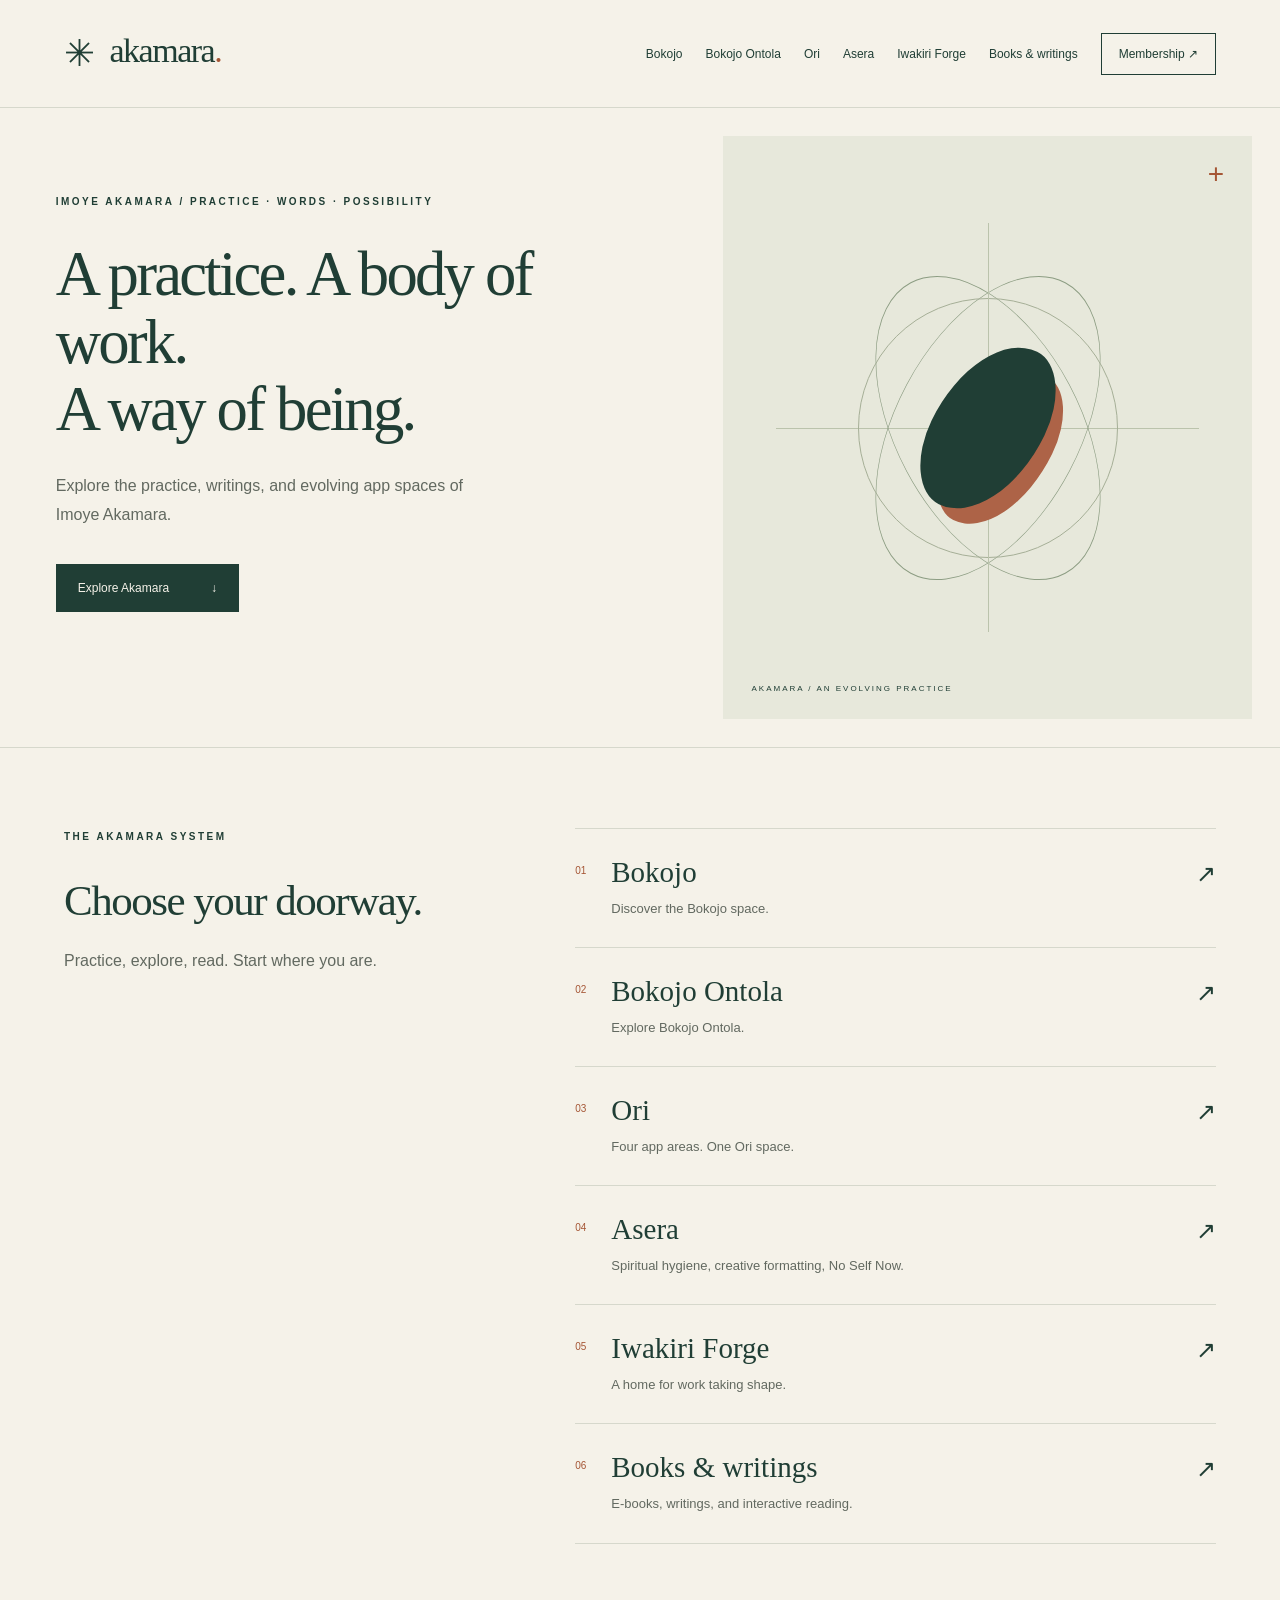
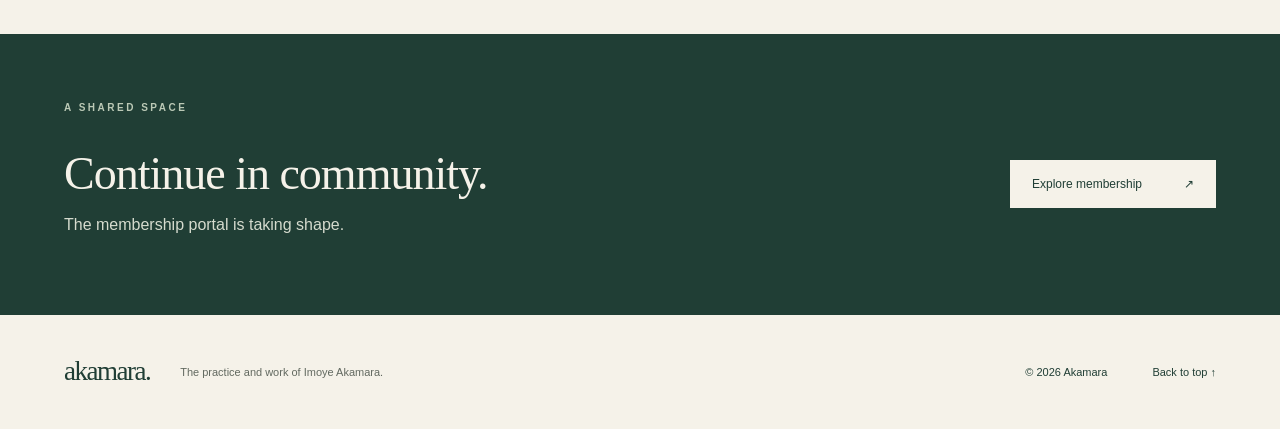
<file: index.html>
<!doctype html>
<html lang="en"><head><meta charset="utf-8"><meta name="viewport" content="width=device-width, initial-scale=1"><title>Akamara | Imoye Akamara</title><meta name="description" content="Explore the practice, writings, and evolving app spaces of Imoye Akamara."><meta name="theme-color" content="#203e35"><link rel="icon" href="assets/favicon.svg" type="image/svg+xml"><link rel="stylesheet" href="assets/style.css"><script src="assets/site.js" defer></script></head><body><a class="skip" href="#main">Skip to content</a><header><a class="brand" href="index.html" aria-label="Akamara home"><span class="brand-mark" aria-hidden="true">✳</span> akamara<span class="brand-dot">.</span></a><button class="menu-toggle" aria-expanded="false" aria-controls="navigation">Menu</button><nav id="navigation" aria-label="Main navigation"><a href="bokojo.html">Bokojo</a><a href="bokojo-ontola.html">Bokojo Ontola</a><a href="ori.html">Ori</a><a href="asera.html">Asera</a><a href="iwakiri-forge.html">Iwakiri Forge</a><a href="books.html">Books & writings</a><a class="membership" href="membership.html" >Membership ↗</a></nav></header><main id="main"><section class="hero"><div class="hero-copy"><p class="eyebrow">IMOYE AKAMARA / PRACTICE · WORDS · POSSIBILITY</p><h1>A practice. A body of work.<br>A way of being.</h1><p class="intro">Explore the practice, writings, and evolving app spaces of Imoye Akamara.</p><a class="button" href="#explore">Explore Akamara <span aria-hidden="true">↓</span></a></div><div class="art" aria-hidden="true"><div class="orbit orbit-one"></div><div class="orbit orbit-two"></div><div class="orbit orbit-three"></div><div class="seed"></div><span class="art-label">AKAMARA / AN EVOLVING PRACTICE</span><span class="art-cross">+</span></div></section><section class="directory" id="explore"><div class="section-heading"><p class="eyebrow">THE AKAMARA SYSTEM</p><h2>Choose your doorway.</h2><p>Practice, explore, read. Start where you are.</p></div><div class="entries"><a class="entry" href="bokojo.html"><span class="number">01</span><div><h3>Bokojo</h3><p>Discover the Bokojo space.</p></div><span class="arrow" aria-hidden="true">↗</span></a><a class="entry" href="bokojo-ontola.html"><span class="number">02</span><div><h3>Bokojo Ontola</h3><p>Explore Bokojo Ontola.</p></div><span class="arrow" aria-hidden="true">↗</span></a><a class="entry" href="ori.html"><span class="number">03</span><div><h3>Ori</h3><p>Four app areas. One Ori space.</p></div><span class="arrow" aria-hidden="true">↗</span></a><a class="entry" href="asera.html"><span class="number">04</span><div><h3>Asera</h3><p>Spiritual hygiene, creative formatting, No Self Now.</p></div><span class="arrow" aria-hidden="true">↗</span></a><a class="entry" href="iwakiri-forge.html"><span class="number">05</span><div><h3>Iwakiri Forge</h3><p>A home for work taking shape.</p></div><span class="arrow" aria-hidden="true">↗</span></a><a class="entry" href="books.html"><span class="number">06</span><div><h3>Books & writings</h3><p>E-books, writings, and interactive reading.</p></div><span class="arrow" aria-hidden="true">↗</span></a></div></section><section class="band"><p class="eyebrow">A SHARED SPACE</p><h2>Continue in community.</h2><p>The membership portal is taking shape.</p><a class="button light" href="membership.html">Explore membership <span aria-hidden="true">↗</span></a></section></main><footer><a class="brand" href="index.html">akamara.</a><p>The practice and work of Imoye Akamara.</p><span>© <span data-year>2026</span> Akamara</span><a href="#main">Back to top ↑</a></footer></body></html>
</file>
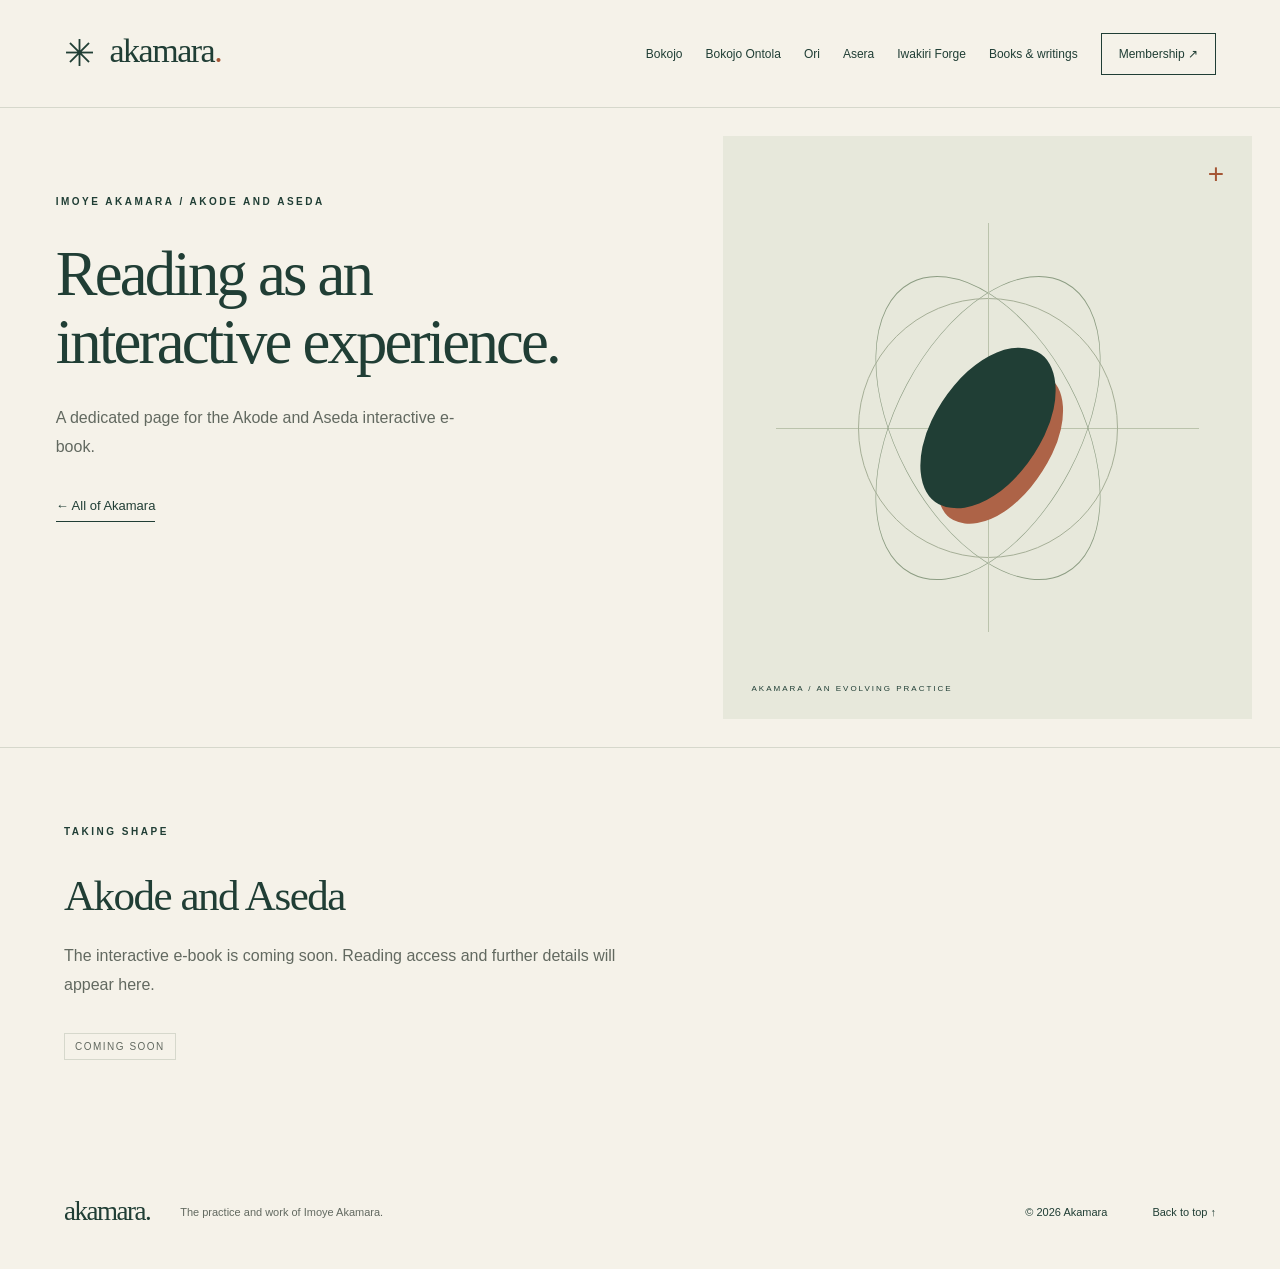
<file: akode-and-aseda.html>
<!doctype html>
<html lang="en"><head><meta charset="utf-8"><meta name="viewport" content="width=device-width, initial-scale=1"><title>Akode and Aseda | Akamara</title><meta name="description" content="A dedicated page for the Akode and Aseda interactive e-book."><meta name="theme-color" content="#203e35"><link rel="icon" href="assets/favicon.svg" type="image/svg+xml"><link rel="stylesheet" href="assets/style.css"><script src="assets/site.js" defer></script></head><body><a class="skip" href="#main">Skip to content</a><header><a class="brand" href="index.html" aria-label="Akamara home"><span class="brand-mark" aria-hidden="true">✳</span> akamara<span class="brand-dot">.</span></a><button class="menu-toggle" aria-expanded="false" aria-controls="navigation">Menu</button><nav id="navigation" aria-label="Main navigation"><a href="bokojo.html">Bokojo</a><a href="bokojo-ontola.html">Bokojo Ontola</a><a href="ori.html">Ori</a><a href="asera.html">Asera</a><a href="iwakiri-forge.html">Iwakiri Forge</a><a href="books.html">Books & writings</a><a class="membership" href="membership.html" >Membership ↗</a></nav></header><main id="main"><section class="hero"><div class="hero-copy"><p class="eyebrow">IMOYE AKAMARA / AKODE AND ASEDA</p><h1>Reading as an<br>interactive experience.</h1><p class="intro">A dedicated page for the Akode and Aseda interactive e-book.</p><a class="text-link" href="index.html#explore">← All of Akamara</a></div><div class="art" aria-hidden="true"><div class="orbit orbit-one"></div><div class="orbit orbit-two"></div><div class="orbit orbit-three"></div><div class="seed"></div><span class="art-label">AKAMARA / AN EVOLVING PRACTICE</span><span class="art-cross">+</span></div></section><section class="coming"><p class="eyebrow">TAKING SHAPE</p><h2>Akode and Aseda</h2><p>The interactive e-book is coming soon. Reading access and further details will appear here.</p><span class="status">Coming soon</span></section></main><footer><a class="brand" href="index.html">akamara.</a><p>The practice and work of Imoye Akamara.</p><span>© <span data-year>2026</span> Akamara</span><a href="#main">Back to top ↑</a></footer></body></html>
</file>
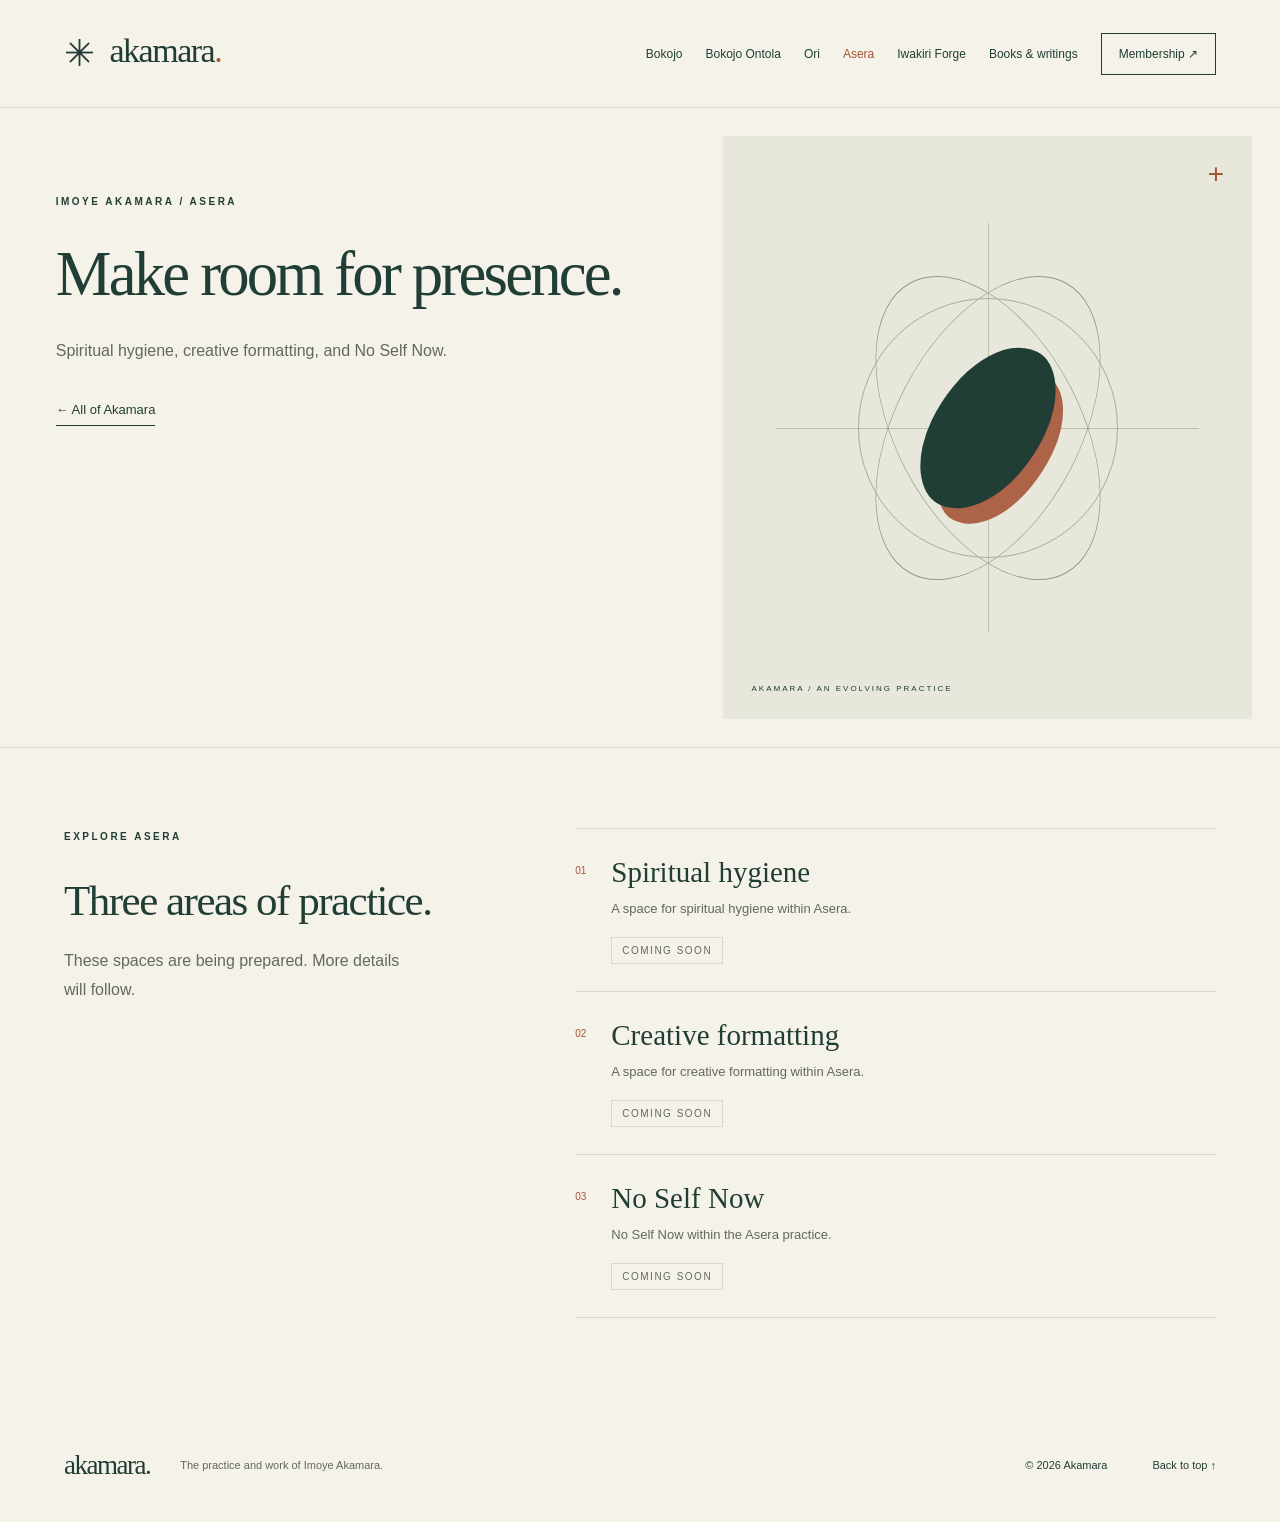
<file: asera.html>
<!doctype html>
<html lang="en"><head><meta charset="utf-8"><meta name="viewport" content="width=device-width, initial-scale=1"><title>Asera | Akamara</title><meta name="description" content="Spiritual hygiene, creative formatting, and No Self Now."><meta name="theme-color" content="#203e35"><link rel="icon" href="assets/favicon.svg" type="image/svg+xml"><link rel="stylesheet" href="assets/style.css"><script src="assets/site.js" defer></script></head><body><a class="skip" href="#main">Skip to content</a><header><a class="brand" href="index.html" aria-label="Akamara home"><span class="brand-mark" aria-hidden="true">✳</span> akamara<span class="brand-dot">.</span></a><button class="menu-toggle" aria-expanded="false" aria-controls="navigation">Menu</button><nav id="navigation" aria-label="Main navigation"><a href="bokojo.html">Bokojo</a><a href="bokojo-ontola.html">Bokojo Ontola</a><a href="ori.html">Ori</a><a href="asera.html" aria-current="page">Asera</a><a href="iwakiri-forge.html">Iwakiri Forge</a><a href="books.html">Books & writings</a><a class="membership" href="membership.html" >Membership ↗</a></nav></header><main id="main"><section class="hero"><div class="hero-copy"><p class="eyebrow">IMOYE AKAMARA / ASERA</p><h1>Make room for presence.</h1><p class="intro">Spiritual hygiene, creative formatting, and No Self Now.</p><a class="text-link" href="index.html#explore">← All of Akamara</a></div><div class="art" aria-hidden="true"><div class="orbit orbit-one"></div><div class="orbit orbit-two"></div><div class="orbit orbit-three"></div><div class="seed"></div><span class="art-label">AKAMARA / AN EVOLVING PRACTICE</span><span class="art-cross">+</span></div></section><section class="directory"><div class="section-heading"><p class="eyebrow">EXPLORE ASERA</p><h2>Three areas of practice.</h2><p>These spaces are being prepared. More details will follow.</p></div><div class="entries"><article class="entry" id="spiritual-hygiene"><span class="number">01</span><div><h3>Spiritual hygiene</h3><p>A space for spiritual hygiene within Asera.</p><span class="status">Coming soon</span></div></article><article class="entry" id="creative-formatting"><span class="number">02</span><div><h3>Creative formatting</h3><p>A space for creative formatting within Asera.</p><span class="status">Coming soon</span></div></article><article class="entry" id="no-self-now"><span class="number">03</span><div><h3>No Self Now</h3><p>No Self Now within the Asera practice.</p><span class="status">Coming soon</span></div></article></div></section></main><footer><a class="brand" href="index.html">akamara.</a><p>The practice and work of Imoye Akamara.</p><span>© <span data-year>2026</span> Akamara</span><a href="#main">Back to top ↑</a></footer></body></html>
</file>
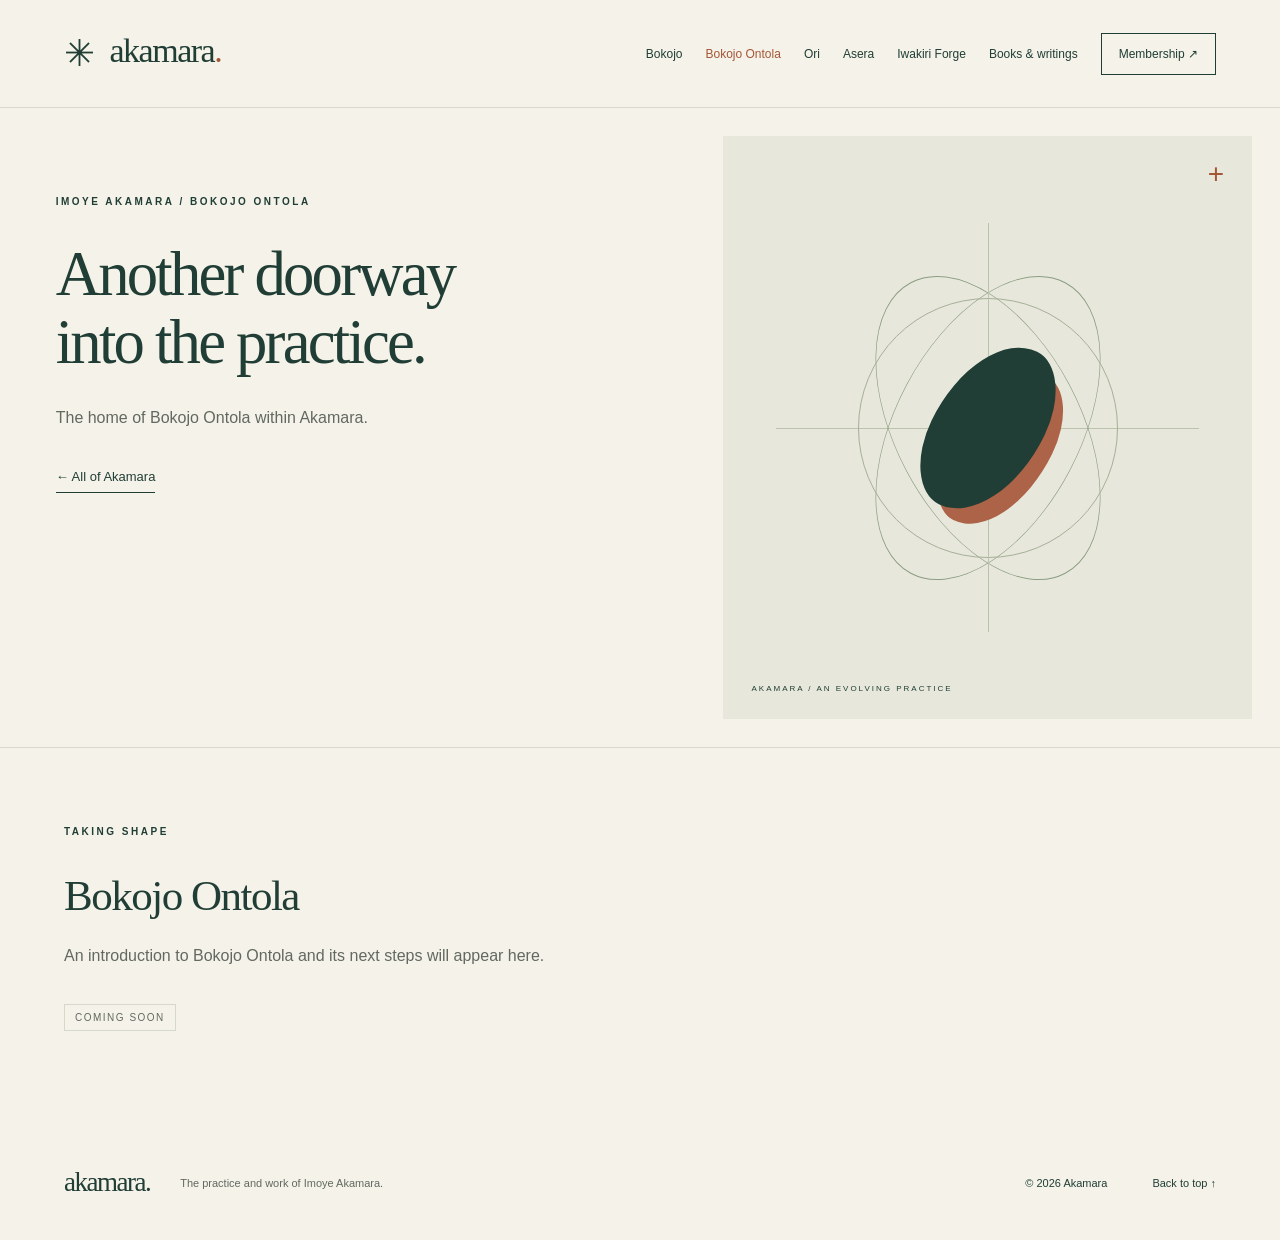
<file: bokojo-ontola.html>
<!doctype html>
<html lang="en"><head><meta charset="utf-8"><meta name="viewport" content="width=device-width, initial-scale=1"><title>Bokojo Ontola | Akamara</title><meta name="description" content="The home of Bokojo Ontola within Akamara."><meta name="theme-color" content="#203e35"><link rel="icon" href="assets/favicon.svg" type="image/svg+xml"><link rel="stylesheet" href="assets/style.css"><script src="assets/site.js" defer></script></head><body><a class="skip" href="#main">Skip to content</a><header><a class="brand" href="index.html" aria-label="Akamara home"><span class="brand-mark" aria-hidden="true">✳</span> akamara<span class="brand-dot">.</span></a><button class="menu-toggle" aria-expanded="false" aria-controls="navigation">Menu</button><nav id="navigation" aria-label="Main navigation"><a href="bokojo.html">Bokojo</a><a href="bokojo-ontola.html" aria-current="page">Bokojo Ontola</a><a href="ori.html">Ori</a><a href="asera.html">Asera</a><a href="iwakiri-forge.html">Iwakiri Forge</a><a href="books.html">Books & writings</a><a class="membership" href="membership.html" >Membership ↗</a></nav></header><main id="main"><section class="hero"><div class="hero-copy"><p class="eyebrow">IMOYE AKAMARA / BOKOJO ONTOLA</p><h1>Another doorway<br>into the practice.</h1><p class="intro">The home of Bokojo Ontola within Akamara.</p><a class="text-link" href="index.html#explore">← All of Akamara</a></div><div class="art" aria-hidden="true"><div class="orbit orbit-one"></div><div class="orbit orbit-two"></div><div class="orbit orbit-three"></div><div class="seed"></div><span class="art-label">AKAMARA / AN EVOLVING PRACTICE</span><span class="art-cross">+</span></div></section><section class="coming"><p class="eyebrow">TAKING SHAPE</p><h2>Bokojo Ontola</h2><p>An introduction to Bokojo Ontola and its next steps will appear here.</p><span class="status">Coming soon</span></section></main><footer><a class="brand" href="index.html">akamara.</a><p>The practice and work of Imoye Akamara.</p><span>© <span data-year>2026</span> Akamara</span><a href="#main">Back to top ↑</a></footer></body></html>
</file>
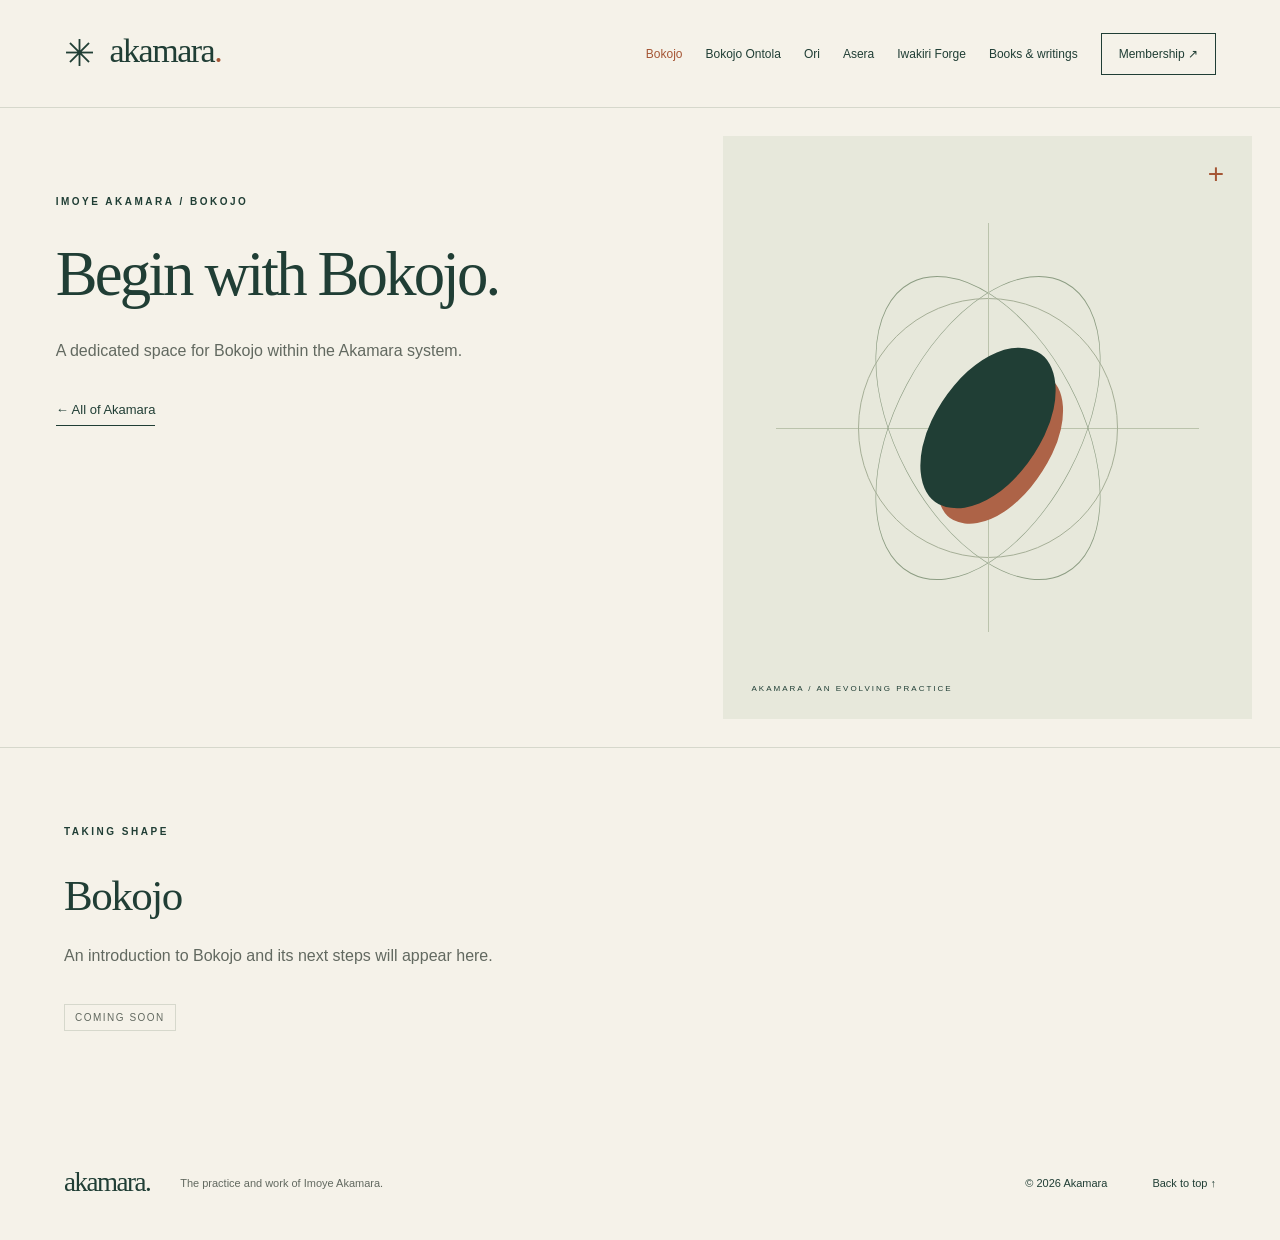
<file: bokojo.html>
<!doctype html>
<html lang="en"><head><meta charset="utf-8"><meta name="viewport" content="width=device-width, initial-scale=1"><title>Bokojo | Akamara</title><meta name="description" content="A dedicated space for Bokojo within the Akamara system."><meta name="theme-color" content="#203e35"><link rel="icon" href="assets/favicon.svg" type="image/svg+xml"><link rel="stylesheet" href="assets/style.css"><script src="assets/site.js" defer></script></head><body><a class="skip" href="#main">Skip to content</a><header><a class="brand" href="index.html" aria-label="Akamara home"><span class="brand-mark" aria-hidden="true">✳</span> akamara<span class="brand-dot">.</span></a><button class="menu-toggle" aria-expanded="false" aria-controls="navigation">Menu</button><nav id="navigation" aria-label="Main navigation"><a href="bokojo.html" aria-current="page">Bokojo</a><a href="bokojo-ontola.html">Bokojo Ontola</a><a href="ori.html">Ori</a><a href="asera.html">Asera</a><a href="iwakiri-forge.html">Iwakiri Forge</a><a href="books.html">Books & writings</a><a class="membership" href="membership.html" >Membership ↗</a></nav></header><main id="main"><section class="hero"><div class="hero-copy"><p class="eyebrow">IMOYE AKAMARA / BOKOJO</p><h1>Begin with Bokojo.</h1><p class="intro">A dedicated space for Bokojo within the Akamara system.</p><a class="text-link" href="index.html#explore">← All of Akamara</a></div><div class="art" aria-hidden="true"><div class="orbit orbit-one"></div><div class="orbit orbit-two"></div><div class="orbit orbit-three"></div><div class="seed"></div><span class="art-label">AKAMARA / AN EVOLVING PRACTICE</span><span class="art-cross">+</span></div></section><section class="coming"><p class="eyebrow">TAKING SHAPE</p><h2>Bokojo</h2><p>An introduction to Bokojo and its next steps will appear here.</p><span class="status">Coming soon</span></section></main><footer><a class="brand" href="index.html">akamara.</a><p>The practice and work of Imoye Akamara.</p><span>© <span data-year>2026</span> Akamara</span><a href="#main">Back to top ↑</a></footer></body></html>
</file>
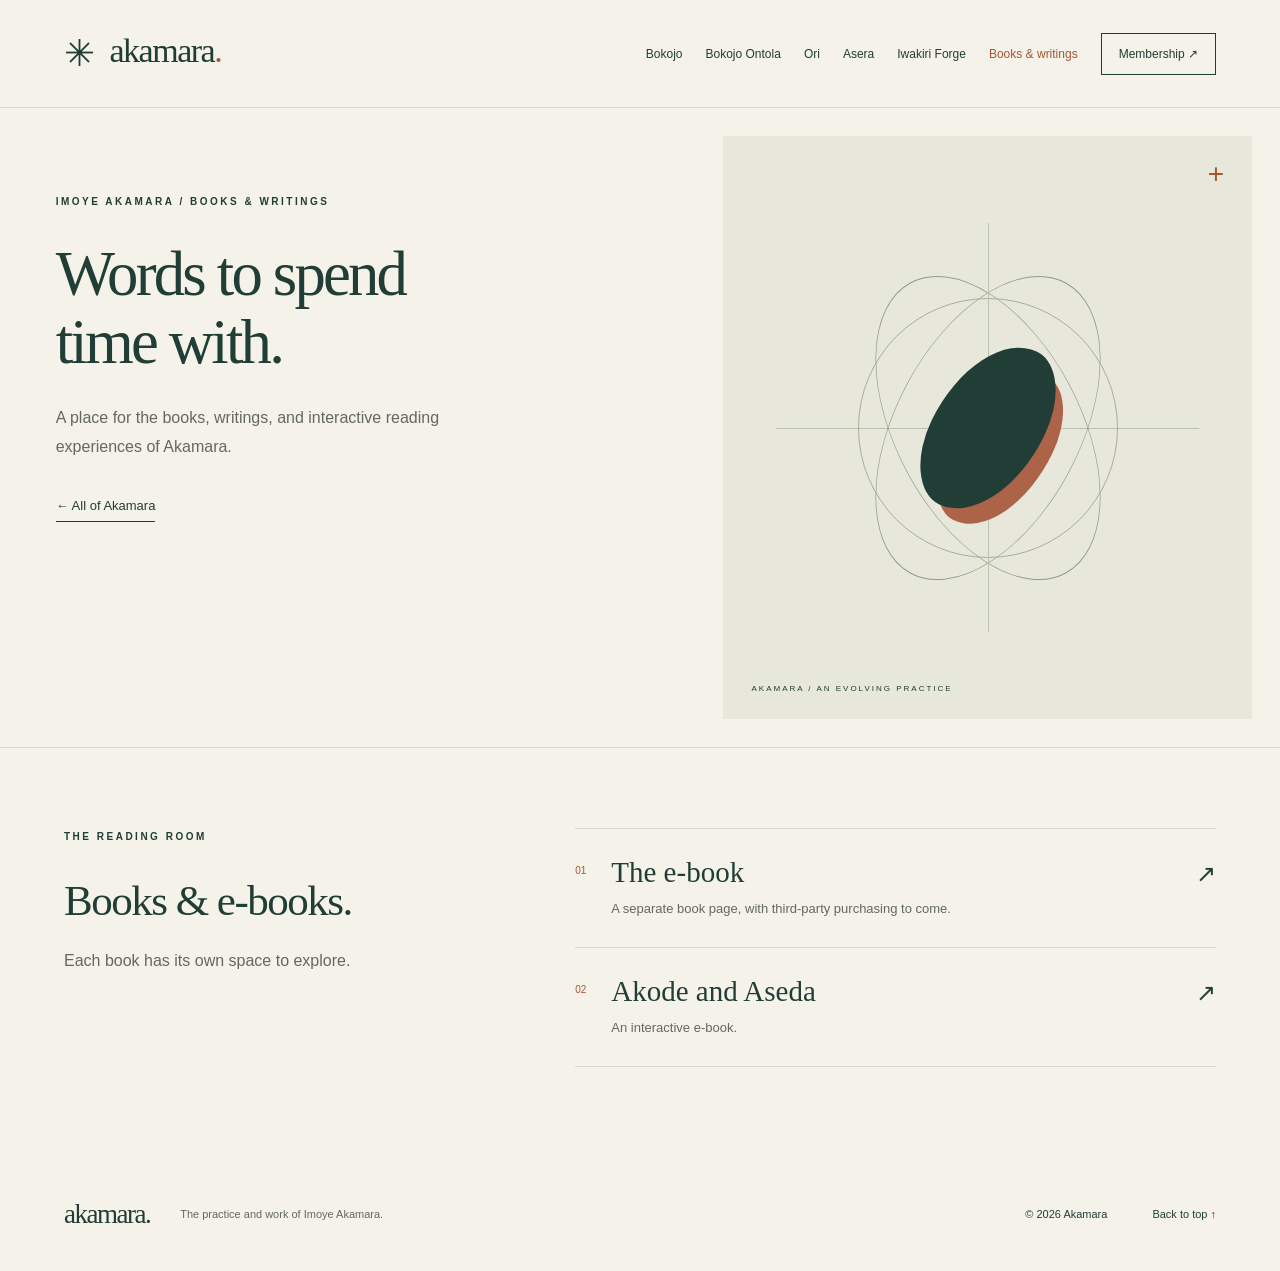
<file: books.html>
<!doctype html>
<html lang="en"><head><meta charset="utf-8"><meta name="viewport" content="width=device-width, initial-scale=1"><title>Books & writings | Akamara</title><meta name="description" content="A place for the books, writings, and interactive reading experiences of Akamara."><meta name="theme-color" content="#203e35"><link rel="icon" href="assets/favicon.svg" type="image/svg+xml"><link rel="stylesheet" href="assets/style.css"><script src="assets/site.js" defer></script></head><body><a class="skip" href="#main">Skip to content</a><header><a class="brand" href="index.html" aria-label="Akamara home"><span class="brand-mark" aria-hidden="true">✳</span> akamara<span class="brand-dot">.</span></a><button class="menu-toggle" aria-expanded="false" aria-controls="navigation">Menu</button><nav id="navigation" aria-label="Main navigation"><a href="bokojo.html">Bokojo</a><a href="bokojo-ontola.html">Bokojo Ontola</a><a href="ori.html">Ori</a><a href="asera.html">Asera</a><a href="iwakiri-forge.html">Iwakiri Forge</a><a href="books.html" aria-current="page">Books & writings</a><a class="membership" href="membership.html" >Membership ↗</a></nav></header><main id="main"><section class="hero"><div class="hero-copy"><p class="eyebrow">IMOYE AKAMARA / BOOKS &amp; WRITINGS</p><h1>Words to spend<br>time with.</h1><p class="intro">A place for the books, writings, and interactive reading experiences of Akamara.</p><a class="text-link" href="index.html#explore">← All of Akamara</a></div><div class="art" aria-hidden="true"><div class="orbit orbit-one"></div><div class="orbit orbit-two"></div><div class="orbit orbit-three"></div><div class="seed"></div><span class="art-label">AKAMARA / AN EVOLVING PRACTICE</span><span class="art-cross">+</span></div></section><section class="directory"><div class="section-heading"><p class="eyebrow">THE READING ROOM</p><h2>Books & e-books.</h2><p>Each book has its own space to explore.</p></div><div class="entries"><a class="entry" href="ebook.html"><span class="number">01</span><div><h3>The e-book</h3><p>A separate book page, with third-party purchasing to come.</p></div><span class="arrow" aria-hidden="true">↗</span></a><a class="entry" href="akode-and-aseda.html"><span class="number">02</span><div><h3>Akode and Aseda</h3><p>An interactive e-book.</p></div><span class="arrow" aria-hidden="true">↗</span></a></div></section></main><footer><a class="brand" href="index.html">akamara.</a><p>The practice and work of Imoye Akamara.</p><span>© <span data-year>2026</span> Akamara</span><a href="#main">Back to top ↑</a></footer></body></html>
</file>
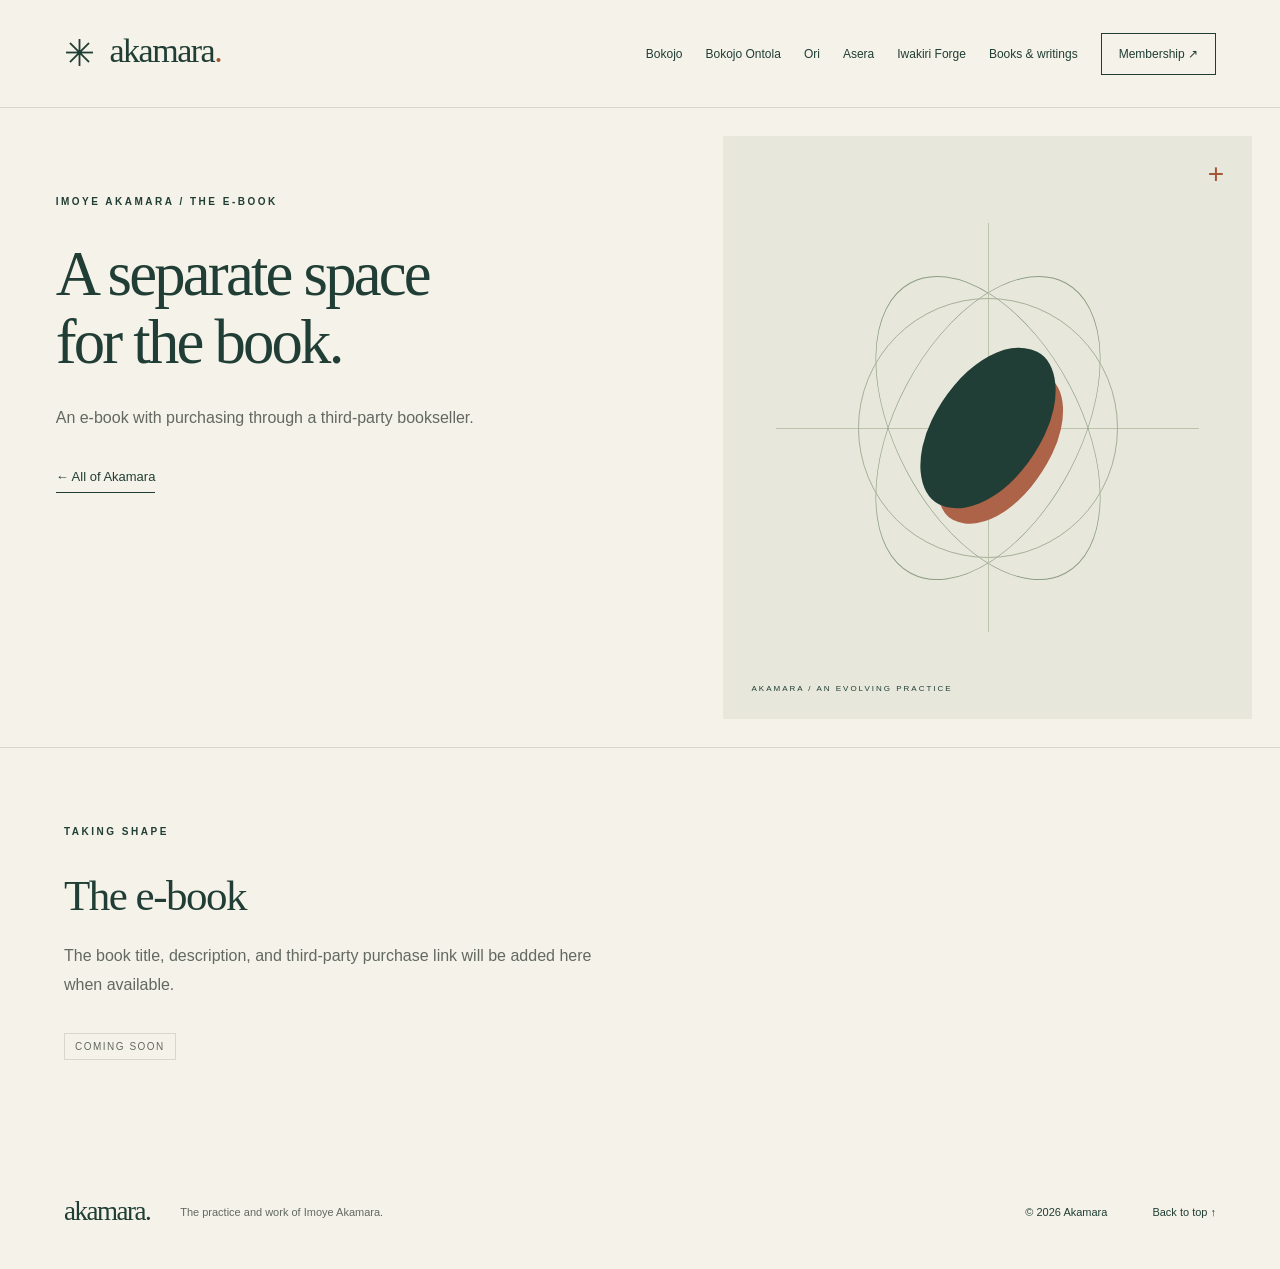
<file: ebook.html>
<!doctype html>
<html lang="en"><head><meta charset="utf-8"><meta name="viewport" content="width=device-width, initial-scale=1"><title>The e-book | Akamara</title><meta name="description" content="An e-book with purchasing through a third-party bookseller."><meta name="theme-color" content="#203e35"><link rel="icon" href="assets/favicon.svg" type="image/svg+xml"><link rel="stylesheet" href="assets/style.css"><script src="assets/site.js" defer></script></head><body><a class="skip" href="#main">Skip to content</a><header><a class="brand" href="index.html" aria-label="Akamara home"><span class="brand-mark" aria-hidden="true">✳</span> akamara<span class="brand-dot">.</span></a><button class="menu-toggle" aria-expanded="false" aria-controls="navigation">Menu</button><nav id="navigation" aria-label="Main navigation"><a href="bokojo.html">Bokojo</a><a href="bokojo-ontola.html">Bokojo Ontola</a><a href="ori.html">Ori</a><a href="asera.html">Asera</a><a href="iwakiri-forge.html">Iwakiri Forge</a><a href="books.html">Books & writings</a><a class="membership" href="membership.html" >Membership ↗</a></nav></header><main id="main"><section class="hero"><div class="hero-copy"><p class="eyebrow">IMOYE AKAMARA / THE E-BOOK</p><h1>A separate space<br>for the book.</h1><p class="intro">An e-book with purchasing through a third-party bookseller.</p><a class="text-link" href="index.html#explore">← All of Akamara</a></div><div class="art" aria-hidden="true"><div class="orbit orbit-one"></div><div class="orbit orbit-two"></div><div class="orbit orbit-three"></div><div class="seed"></div><span class="art-label">AKAMARA / AN EVOLVING PRACTICE</span><span class="art-cross">+</span></div></section><section class="coming"><p class="eyebrow">TAKING SHAPE</p><h2>The e-book</h2><p>The book title, description, and third-party purchase link will be added here when available.</p><span class="status">Coming soon</span></section></main><footer><a class="brand" href="index.html">akamara.</a><p>The practice and work of Imoye Akamara.</p><span>© <span data-year>2026</span> Akamara</span><a href="#main">Back to top ↑</a></footer></body></html>
</file>
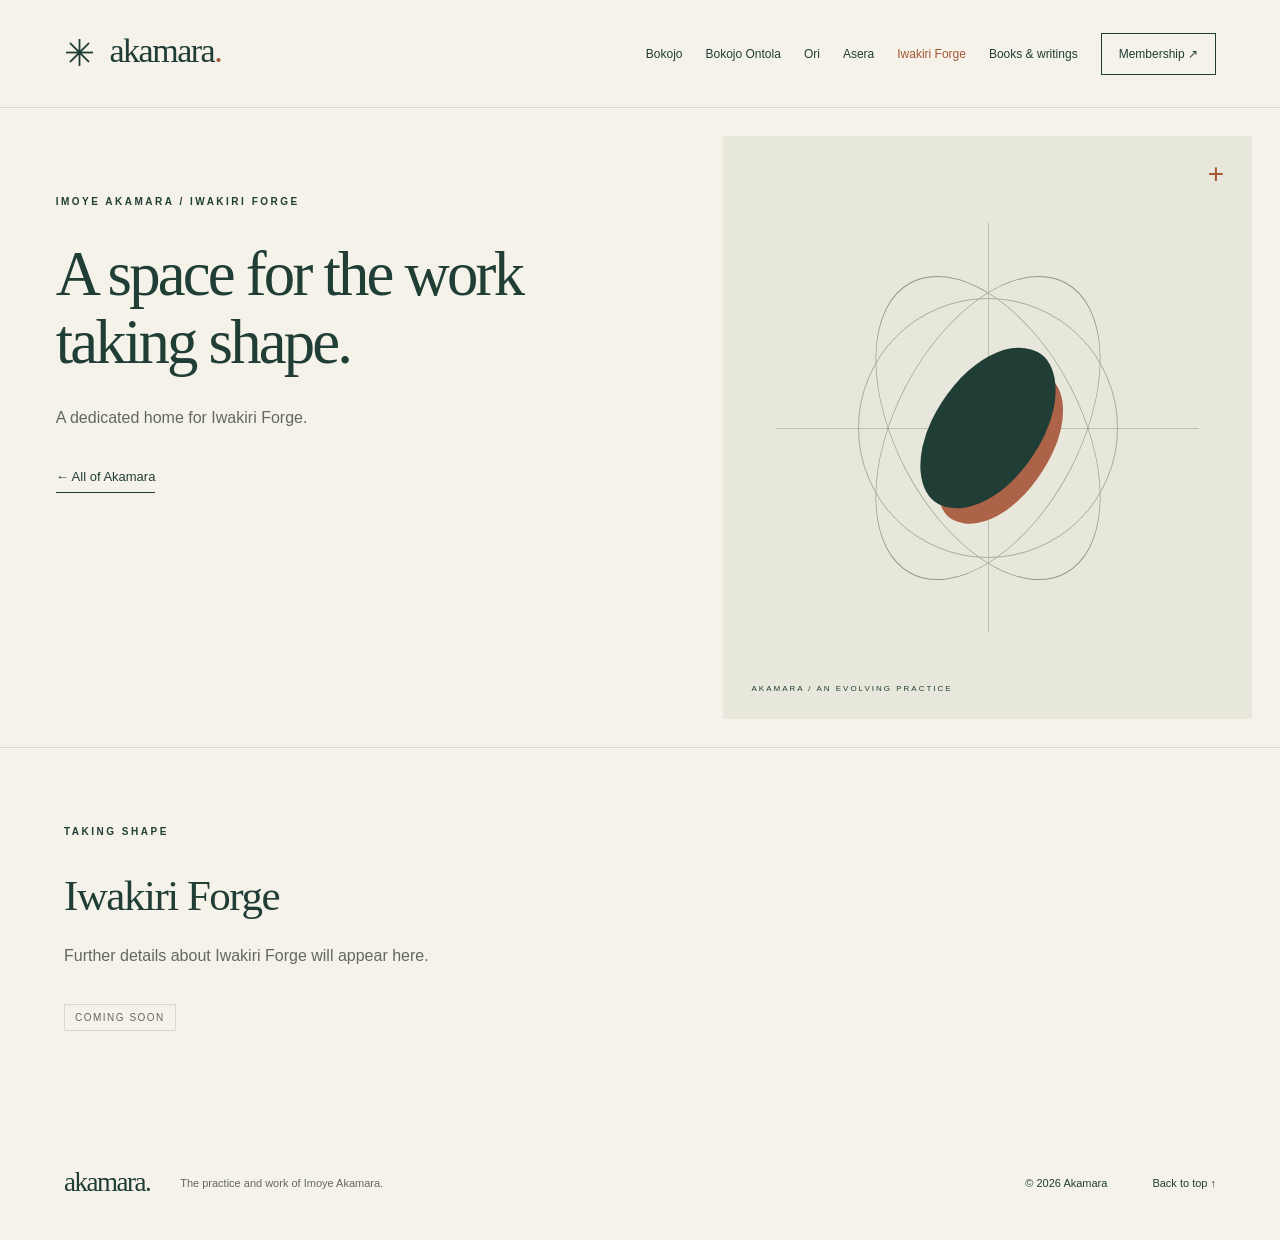
<file: iwakiri-forge.html>
<!doctype html>
<html lang="en"><head><meta charset="utf-8"><meta name="viewport" content="width=device-width, initial-scale=1"><title>Iwakiri Forge | Akamara</title><meta name="description" content="A dedicated home for Iwakiri Forge."><meta name="theme-color" content="#203e35"><link rel="icon" href="assets/favicon.svg" type="image/svg+xml"><link rel="stylesheet" href="assets/style.css"><script src="assets/site.js" defer></script></head><body><a class="skip" href="#main">Skip to content</a><header><a class="brand" href="index.html" aria-label="Akamara home"><span class="brand-mark" aria-hidden="true">✳</span> akamara<span class="brand-dot">.</span></a><button class="menu-toggle" aria-expanded="false" aria-controls="navigation">Menu</button><nav id="navigation" aria-label="Main navigation"><a href="bokojo.html">Bokojo</a><a href="bokojo-ontola.html">Bokojo Ontola</a><a href="ori.html">Ori</a><a href="asera.html">Asera</a><a href="iwakiri-forge.html" aria-current="page">Iwakiri Forge</a><a href="books.html">Books & writings</a><a class="membership" href="membership.html" >Membership ↗</a></nav></header><main id="main"><section class="hero"><div class="hero-copy"><p class="eyebrow">IMOYE AKAMARA / IWAKIRI FORGE</p><h1>A space for the work<br>taking shape.</h1><p class="intro">A dedicated home for Iwakiri Forge.</p><a class="text-link" href="index.html#explore">← All of Akamara</a></div><div class="art" aria-hidden="true"><div class="orbit orbit-one"></div><div class="orbit orbit-two"></div><div class="orbit orbit-three"></div><div class="seed"></div><span class="art-label">AKAMARA / AN EVOLVING PRACTICE</span><span class="art-cross">+</span></div></section><section class="coming"><p class="eyebrow">TAKING SHAPE</p><h2>Iwakiri Forge</h2><p>Further details about Iwakiri Forge will appear here.</p><span class="status">Coming soon</span></section></main><footer><a class="brand" href="index.html">akamara.</a><p>The practice and work of Imoye Akamara.</p><span>© <span data-year>2026</span> Akamara</span><a href="#main">Back to top ↑</a></footer></body></html>
</file>
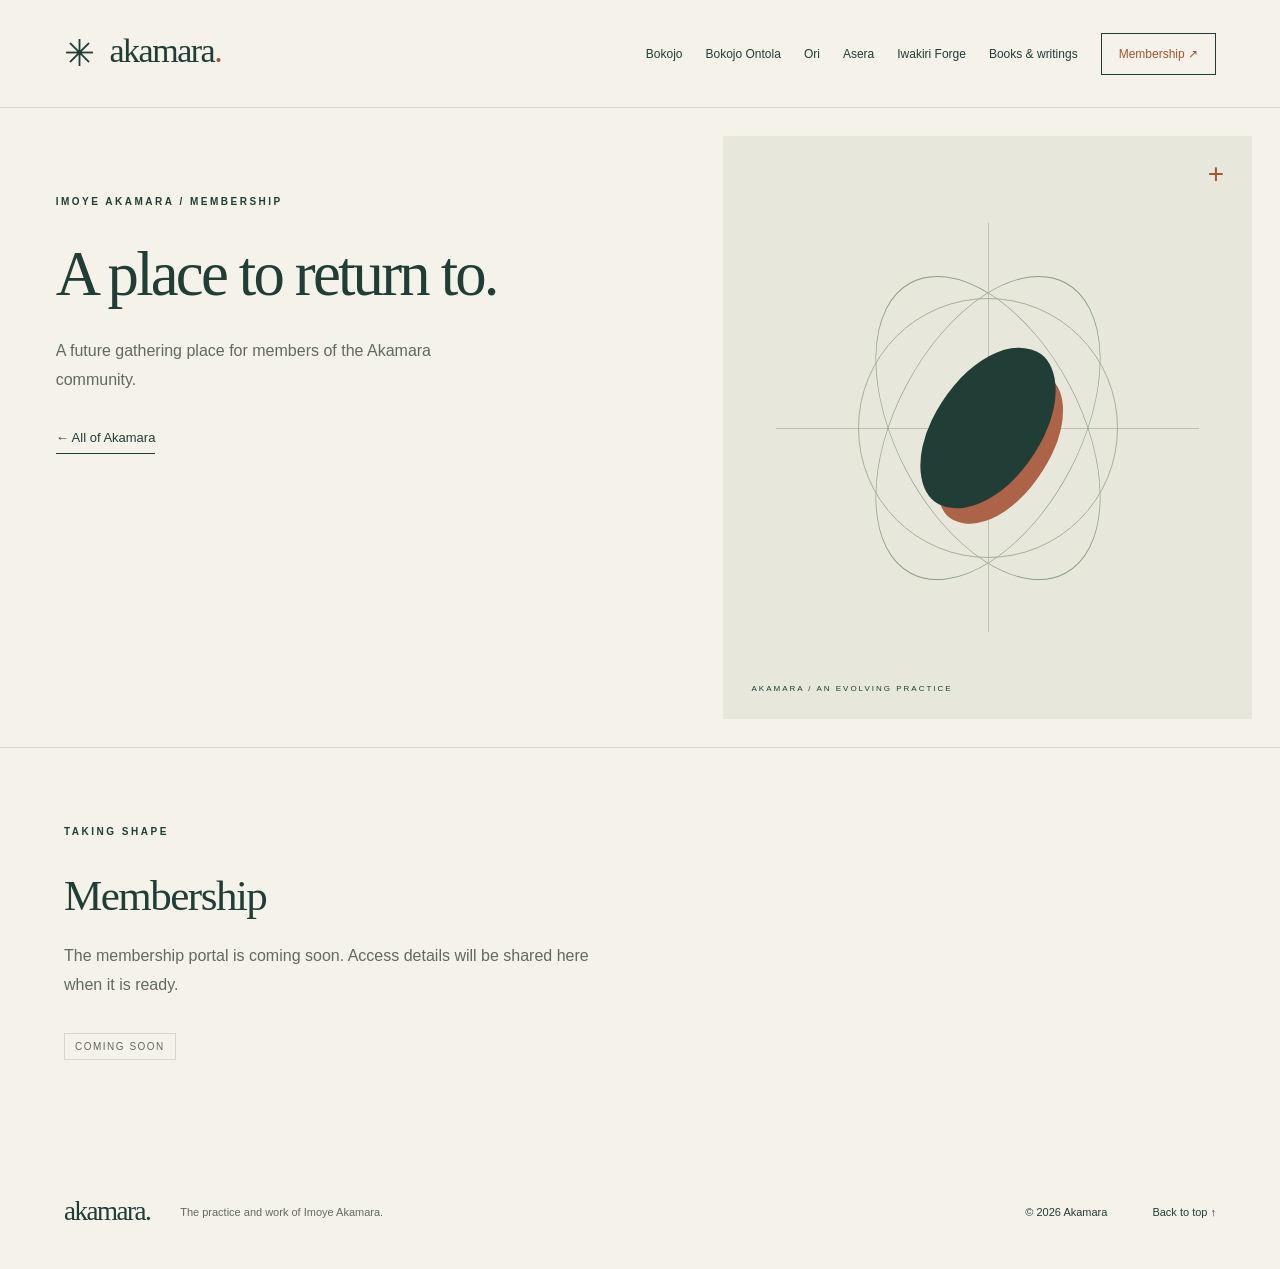
<file: membership.html>
<!doctype html>
<html lang="en"><head><meta charset="utf-8"><meta name="viewport" content="width=device-width, initial-scale=1"><title>Membership | Akamara</title><meta name="description" content="A future gathering place for members of the Akamara community."><meta name="theme-color" content="#203e35"><link rel="icon" href="assets/favicon.svg" type="image/svg+xml"><link rel="stylesheet" href="assets/style.css"><script src="assets/site.js" defer></script></head><body><a class="skip" href="#main">Skip to content</a><header><a class="brand" href="index.html" aria-label="Akamara home"><span class="brand-mark" aria-hidden="true">✳</span> akamara<span class="brand-dot">.</span></a><button class="menu-toggle" aria-expanded="false" aria-controls="navigation">Menu</button><nav id="navigation" aria-label="Main navigation"><a href="bokojo.html">Bokojo</a><a href="bokojo-ontola.html">Bokojo Ontola</a><a href="ori.html">Ori</a><a href="asera.html">Asera</a><a href="iwakiri-forge.html">Iwakiri Forge</a><a href="books.html">Books & writings</a><a class="membership" href="membership.html" aria-current="page">Membership ↗</a></nav></header><main id="main"><section class="hero"><div class="hero-copy"><p class="eyebrow">IMOYE AKAMARA / MEMBERSHIP</p><h1>A place to return to.</h1><p class="intro">A future gathering place for members of the Akamara community.</p><a class="text-link" href="index.html#explore">← All of Akamara</a></div><div class="art" aria-hidden="true"><div class="orbit orbit-one"></div><div class="orbit orbit-two"></div><div class="orbit orbit-three"></div><div class="seed"></div><span class="art-label">AKAMARA / AN EVOLVING PRACTICE</span><span class="art-cross">+</span></div></section><section class="coming"><p class="eyebrow">TAKING SHAPE</p><h2>Membership</h2><p>The membership portal is coming soon. Access details will be shared here when it is ready.</p><span class="status">Coming soon</span></section></main><footer><a class="brand" href="index.html">akamara.</a><p>The practice and work of Imoye Akamara.</p><span>© <span data-year>2026</span> Akamara</span><a href="#main">Back to top ↑</a></footer></body></html>
</file>
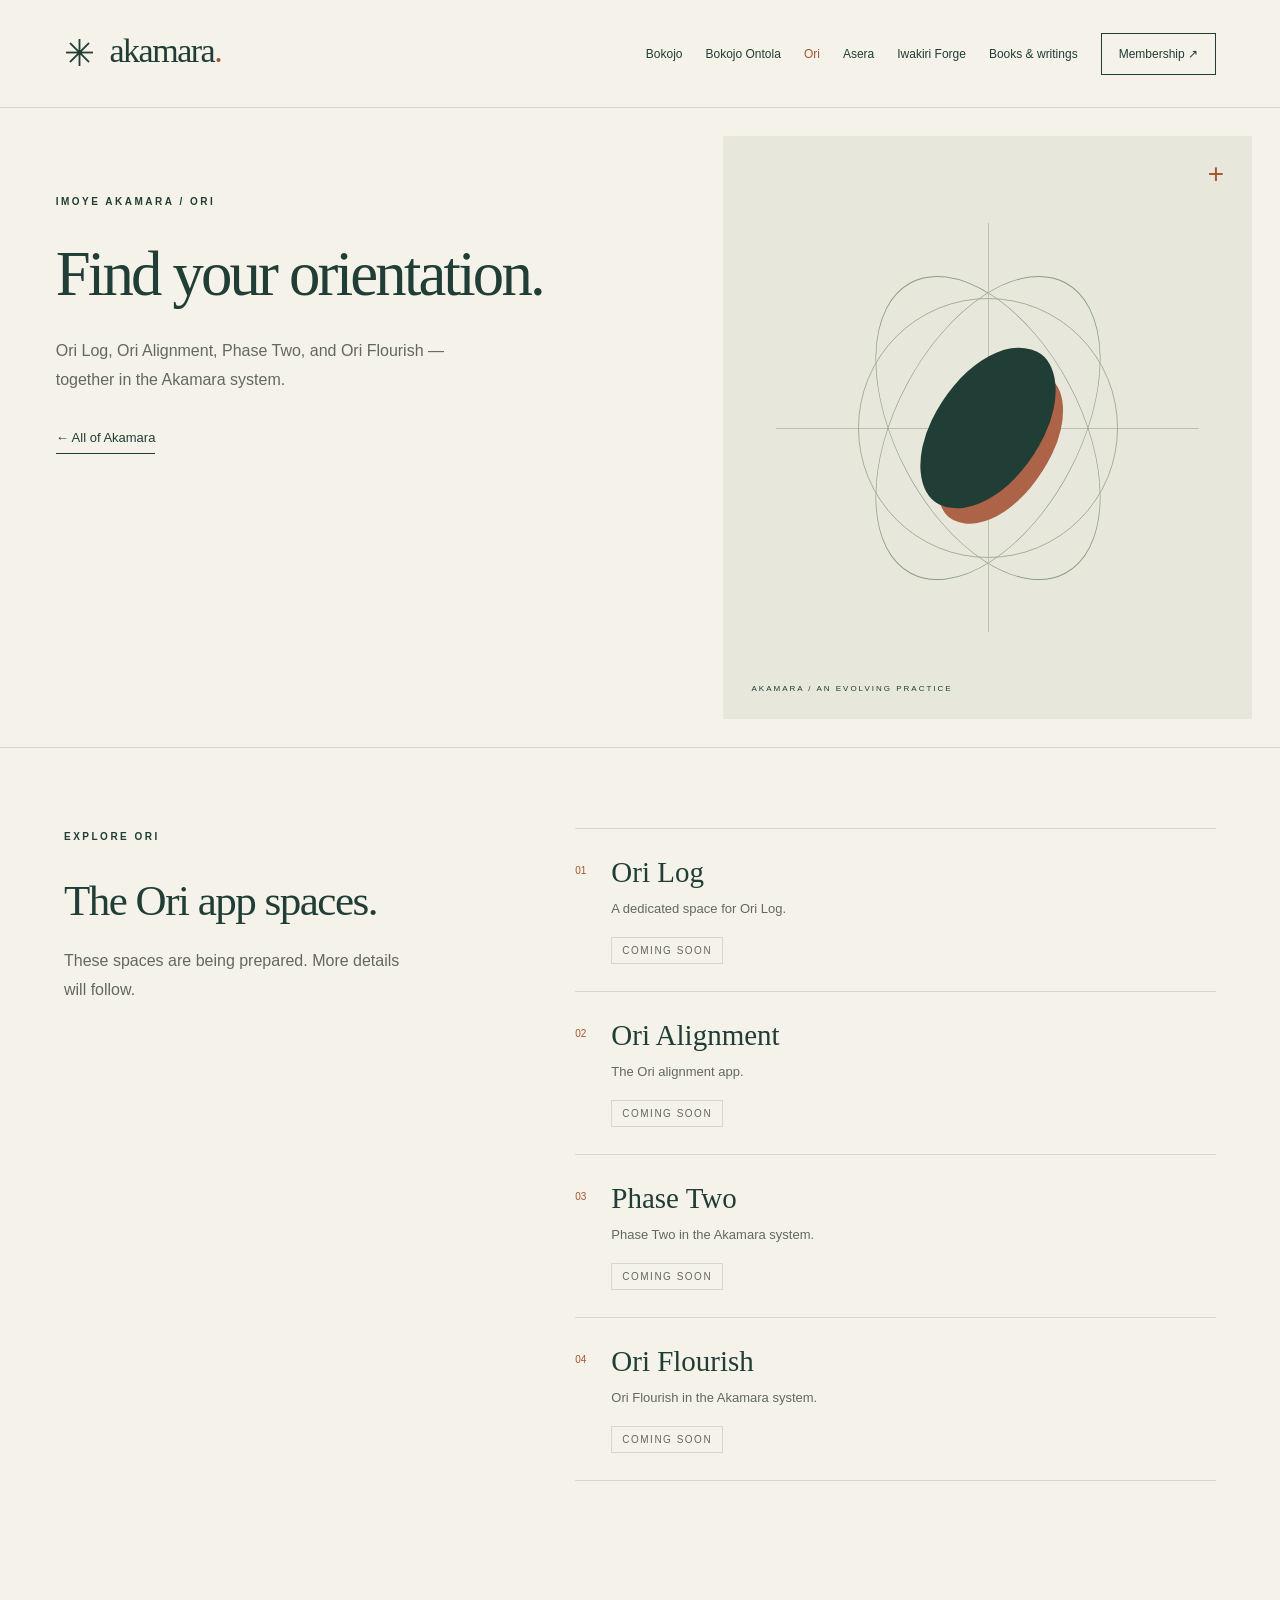
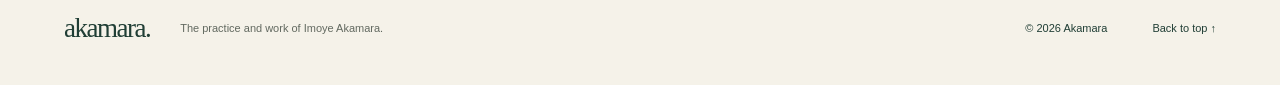
<file: ori.html>
<!doctype html>
<html lang="en"><head><meta charset="utf-8"><meta name="viewport" content="width=device-width, initial-scale=1"><title>Ori | Akamara</title><meta name="description" content="Ori Log, Ori Alignment, Phase Two, and Ori Flourish — together in the Akamara system."><meta name="theme-color" content="#203e35"><link rel="icon" href="assets/favicon.svg" type="image/svg+xml"><link rel="stylesheet" href="assets/style.css"><script src="assets/site.js" defer></script></head><body><a class="skip" href="#main">Skip to content</a><header><a class="brand" href="index.html" aria-label="Akamara home"><span class="brand-mark" aria-hidden="true">✳</span> akamara<span class="brand-dot">.</span></a><button class="menu-toggle" aria-expanded="false" aria-controls="navigation">Menu</button><nav id="navigation" aria-label="Main navigation"><a href="bokojo.html">Bokojo</a><a href="bokojo-ontola.html">Bokojo Ontola</a><a href="ori.html" aria-current="page">Ori</a><a href="asera.html">Asera</a><a href="iwakiri-forge.html">Iwakiri Forge</a><a href="books.html">Books & writings</a><a class="membership" href="membership.html" >Membership ↗</a></nav></header><main id="main"><section class="hero"><div class="hero-copy"><p class="eyebrow">IMOYE AKAMARA / ORI</p><h1>Find your orientation.</h1><p class="intro">Ori Log, Ori Alignment, Phase Two, and Ori Flourish — together in the Akamara system.</p><a class="text-link" href="index.html#explore">← All of Akamara</a></div><div class="art" aria-hidden="true"><div class="orbit orbit-one"></div><div class="orbit orbit-two"></div><div class="orbit orbit-three"></div><div class="seed"></div><span class="art-label">AKAMARA / AN EVOLVING PRACTICE</span><span class="art-cross">+</span></div></section><section class="directory"><div class="section-heading"><p class="eyebrow">EXPLORE ORI</p><h2>The Ori app spaces.</h2><p>These spaces are being prepared. More details will follow.</p></div><div class="entries"><article class="entry" id="ori-log"><span class="number">01</span><div><h3>Ori Log</h3><p>A dedicated space for Ori Log.</p><span class="status">Coming soon</span></div></article><article class="entry" id="ori-alignment"><span class="number">02</span><div><h3>Ori Alignment</h3><p>The Ori alignment app.</p><span class="status">Coming soon</span></div></article><article class="entry" id="phase-two"><span class="number">03</span><div><h3>Phase Two</h3><p>Phase Two in the Akamara system.</p><span class="status">Coming soon</span></div></article><article class="entry" id="ori-flourish"><span class="number">04</span><div><h3>Ori Flourish</h3><p>Ori Flourish in the Akamara system.</p><span class="status">Coming soon</span></div></article></div></section></main><footer><a class="brand" href="index.html">akamara.</a><p>The practice and work of Imoye Akamara.</p><span>© <span data-year>2026</span> Akamara</span><a href="#main">Back to top ↑</a></footer></body></html>
</file>
<file: assets/style.css>
:root{--paper:#f5f2e9;--ink:#203e35;--muted:#626960;--line:#d6d8cc;--copper:#a55635}*{box-sizing:border-box}html{scroll-behavior:smooth}body{margin:0;background:var(--paper);color:var(--ink);font-family:Arial,Helvetica,sans-serif;font-size:16px}a{color:inherit;text-decoration:none}a,button{touch-action:manipulation}a:focus-visible,button:focus-visible{outline:3px solid var(--copper);outline-offset:6px}header{min-height:108px;display:flex;align-items:center;justify-content:space-between;gap:30px;padding:24px 5%;border-bottom:1px solid var(--line)}.brand{font-family:Georgia,serif;font-size:34px;letter-spacing:-1.5px;white-space:nowrap}.brand-mark{font-size:37px;vertical-align:middle;margin-right:9px}.brand-dot{color:var(--copper)}nav{display:flex;align-items:center;gap:23px;font-size:12px}nav a:hover,nav a[aria-current]{color:var(--copper)}.membership{border:1px solid var(--ink);padding:13px 17px}.menu-toggle{display:none}.hero{display:grid;grid-template-columns:1.3fr 1fr;min-height:640px;border-bottom:1px solid var(--line)}.hero-copy{padding:85px 7.7% 75px}.eyebrow{font-size:10px;letter-spacing:2.5px;font-weight:600;line-height:1.8;margin:0 0 30px}h1,h2,h3{font-family:Georgia,'Times New Roman',serif;font-weight:400}h1{font-size:clamp(46px,4.9vw,78px);line-height:1.08;letter-spacing:-2.8px;margin:0 0 28px}.intro{font-size:16px;line-height:1.8;max-width:435px;color:var(--muted);margin-bottom:34px}.button{background:var(--ink);color:var(--paper);padding:17px 22px;display:inline-flex;gap:42px;font-size:12px;align-items:center}.button:hover{background:#34594b}.text-link{font-size:13px;border-bottom:1px solid var(--ink);padding-bottom:8px}.art{position:relative;overflow:hidden;background:#e7e8db;margin:28px 28px 28px 0;display:grid;place-items:center;min-height:450px}.orbit{position:absolute;border:1px solid #8e9e84;border-radius:50%;width:330px;height:330px}.orbit-one{transform:rotate(-28deg) scaleX(.56)}.orbit-two{transform:rotate(28deg) scaleX(.56)}.orbit-three{width:260px;height:260px;border-color:#a6af97}.seed{width:108px;height:180px;border-radius:60% 40% 60% 40%;background:var(--ink);transform:rotate(26deg);box-shadow:20px 13px 0 -5px #ad6347}.art:before,.art:after{content:'';position:absolute;background:#bbc3ac}.art:before{height:1px;width:80%;top:50%}.art:after{height:70%;width:1px;left:50%}.seed{z-index:1}.art-label{position:absolute;bottom:26px;left:28px;font-size:8px;letter-spacing:2px}.art-cross{position:absolute;top:22px;right:28px;color:var(--copper);font-size:28px}.directory{padding:80px 5% 90px;display:grid;grid-template-columns:.85fr 1.3fr;gap:8%}.section-heading h2,.coming h2{font-size:43px;letter-spacing:-1.5px;margin:0 0 22px}.section-heading p:not(.eyebrow),.coming>p:not(.eyebrow){color:var(--muted);line-height:1.8;max-width:360px}.entry{display:flex;gap:25px;padding:27px 0;border-top:1px solid var(--line);position:relative}.entry:last-child{border-bottom:1px solid var(--line)}a.entry:hover h3{color:var(--copper)}.number{font-size:10px;color:var(--copper);padding-top:9px}.entry h3{font-size:29px;margin:0 0 9px}.entry p{font-size:13px;line-height:1.7;color:var(--muted);margin:0}.arrow{margin-left:auto;font-size:24px;padding:4px 0 0 12px}.status{display:inline-block;font-size:10px;text-transform:uppercase;letter-spacing:1.5px;margin-top:17px;border:1px solid var(--line);padding:7px 10px;color:var(--muted)}.band{background:var(--ink);color:var(--paper);padding:65px 5%;position:relative}.band h2{font-size:46px;margin:0 0 15px;letter-spacing:-1px}.band>p:not(.eyebrow){color:#d5dbce}.band .eyebrow{color:#bbc9b6}.light{background:var(--paper);color:var(--ink);position:absolute;right:5%;top:45%}.light:hover{background:#e0e4d4}.coming{padding:75px 5% 95px}.coming>p:not(.eyebrow){max-width:560px}footer{padding:40px 5%;display:flex;align-items:center;gap:30px;font-size:11px;flex-wrap:wrap}footer .brand{font-size:27px}footer p{color:var(--muted);margin-right:auto}footer>a:last-child{margin-left:15px}.skip{position:fixed;top:-80px;left:12px;background:var(--ink);color:white;padding:15px;z-index:10}.skip:focus{top:12px}@media(min-width:1600px){body{max-width:1600px;margin:auto}}@media(max-width:1100px){header{flex-wrap:wrap}nav{flex-wrap:wrap;gap:20px}.hero{min-height:560px}.hero-copy{padding-top:60px}.art{min-height:400px}.orbit{width:260px;height:260px}.orbit-three{width:210px;height:210px}}@media(max-width:720px){header{min-height:85px;padding:20px 6%}.brand{font-size:30px}.menu-toggle{display:block;background:none;border:1px solid var(--ink);color:var(--ink);padding:10px 14px}nav{width:100%;display:flex;flex-direction:column;align-items:stretch;gap:0}nav a{padding:14px 0;border-top:1px solid var(--line)}nav .membership{padding:14px;margin-top:10px}.js nav:not(.open){display:none}.hero{grid-template-columns:1fr}.hero-copy{padding:55px 6% 40px}h1{font-size:49px;letter-spacing:-2px}.art{margin:0 6% 30px;min-height:330px}.directory{padding:55px 6%;grid-template-columns:1fr;gap:28px}.section-heading h2{font-size:37px}.section-heading .eyebrow{margin-bottom:18px}.entry h3{font-size:27px}.band{padding:50px 6%}.band h2{font-size:37px}.light{position:static;margin-top:18px}.coming{padding:50px 6% 70px}footer{padding:35px 6%;gap:20px}footer p{width:100%;order:2;margin:0}footer>a:last-child{margin-left:auto}}@media(prefers-reduced-motion:reduce){html{scroll-behavior:auto}}
</file>
